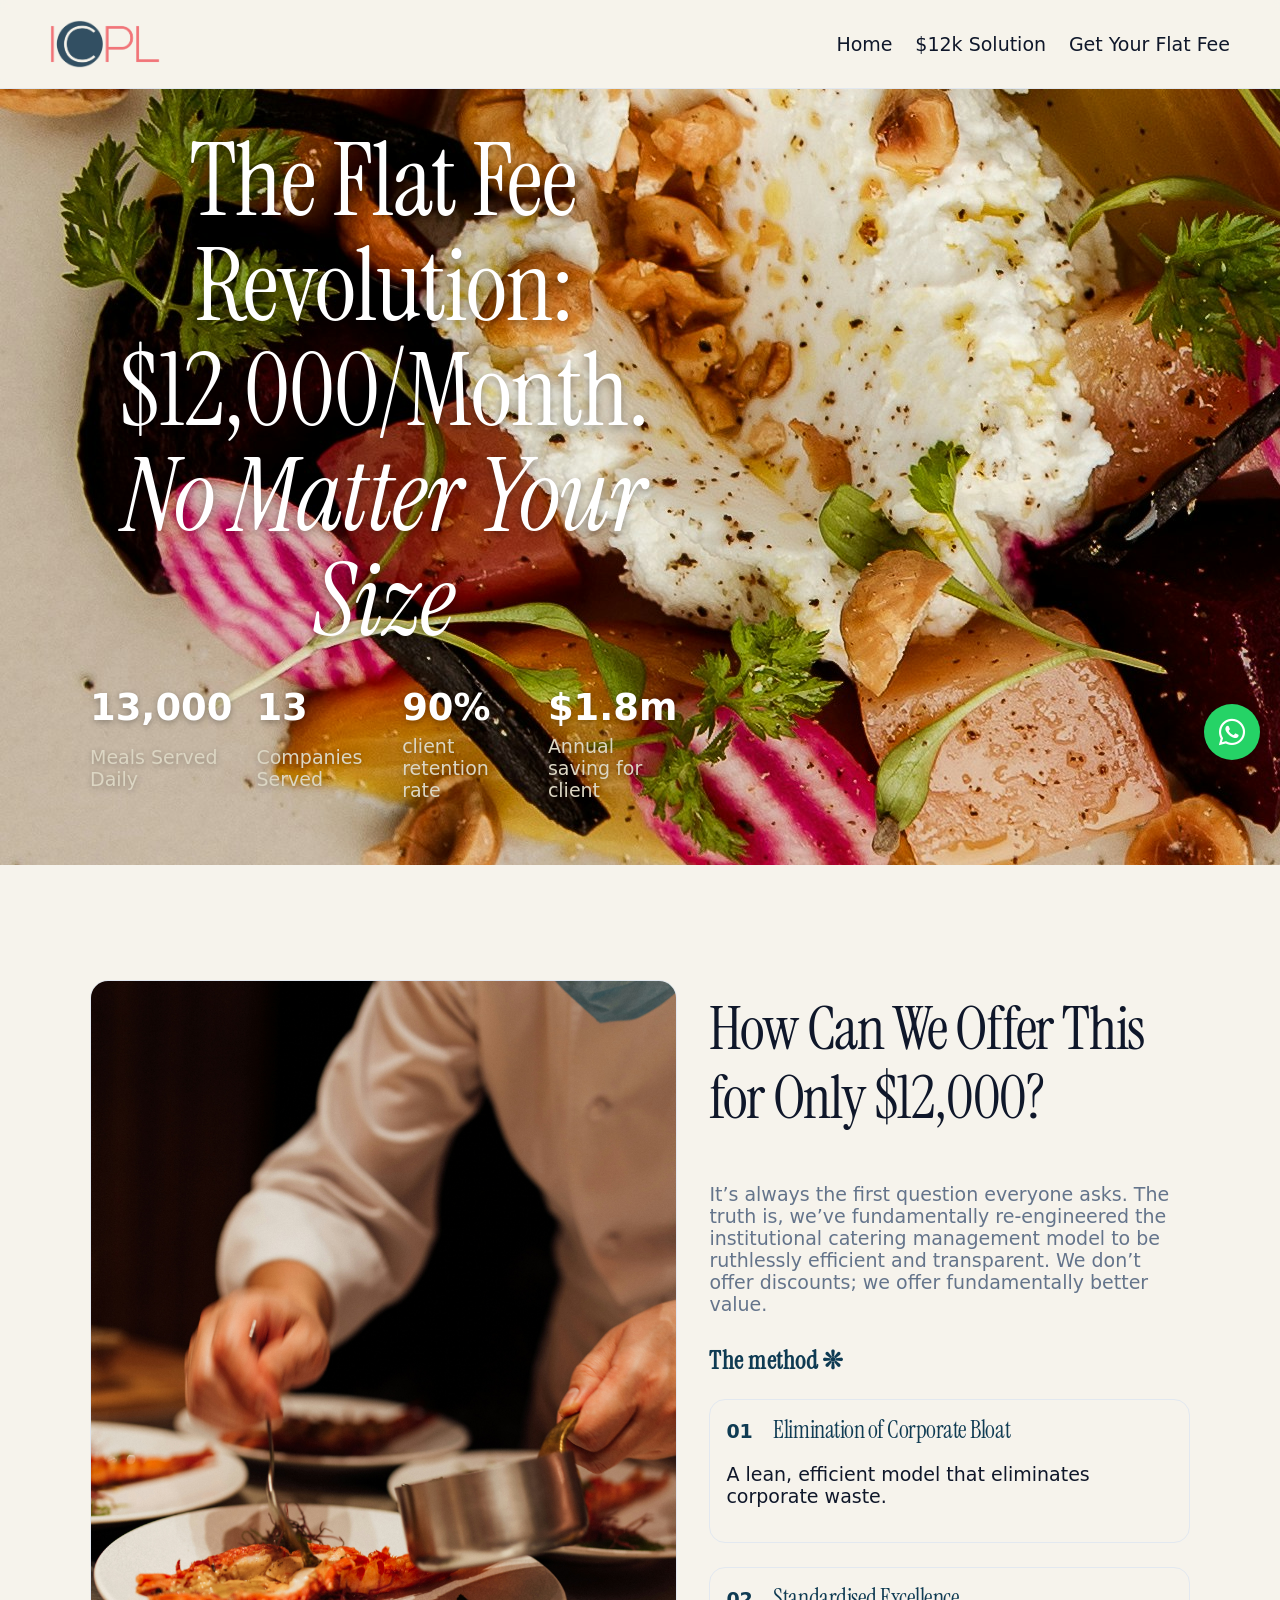
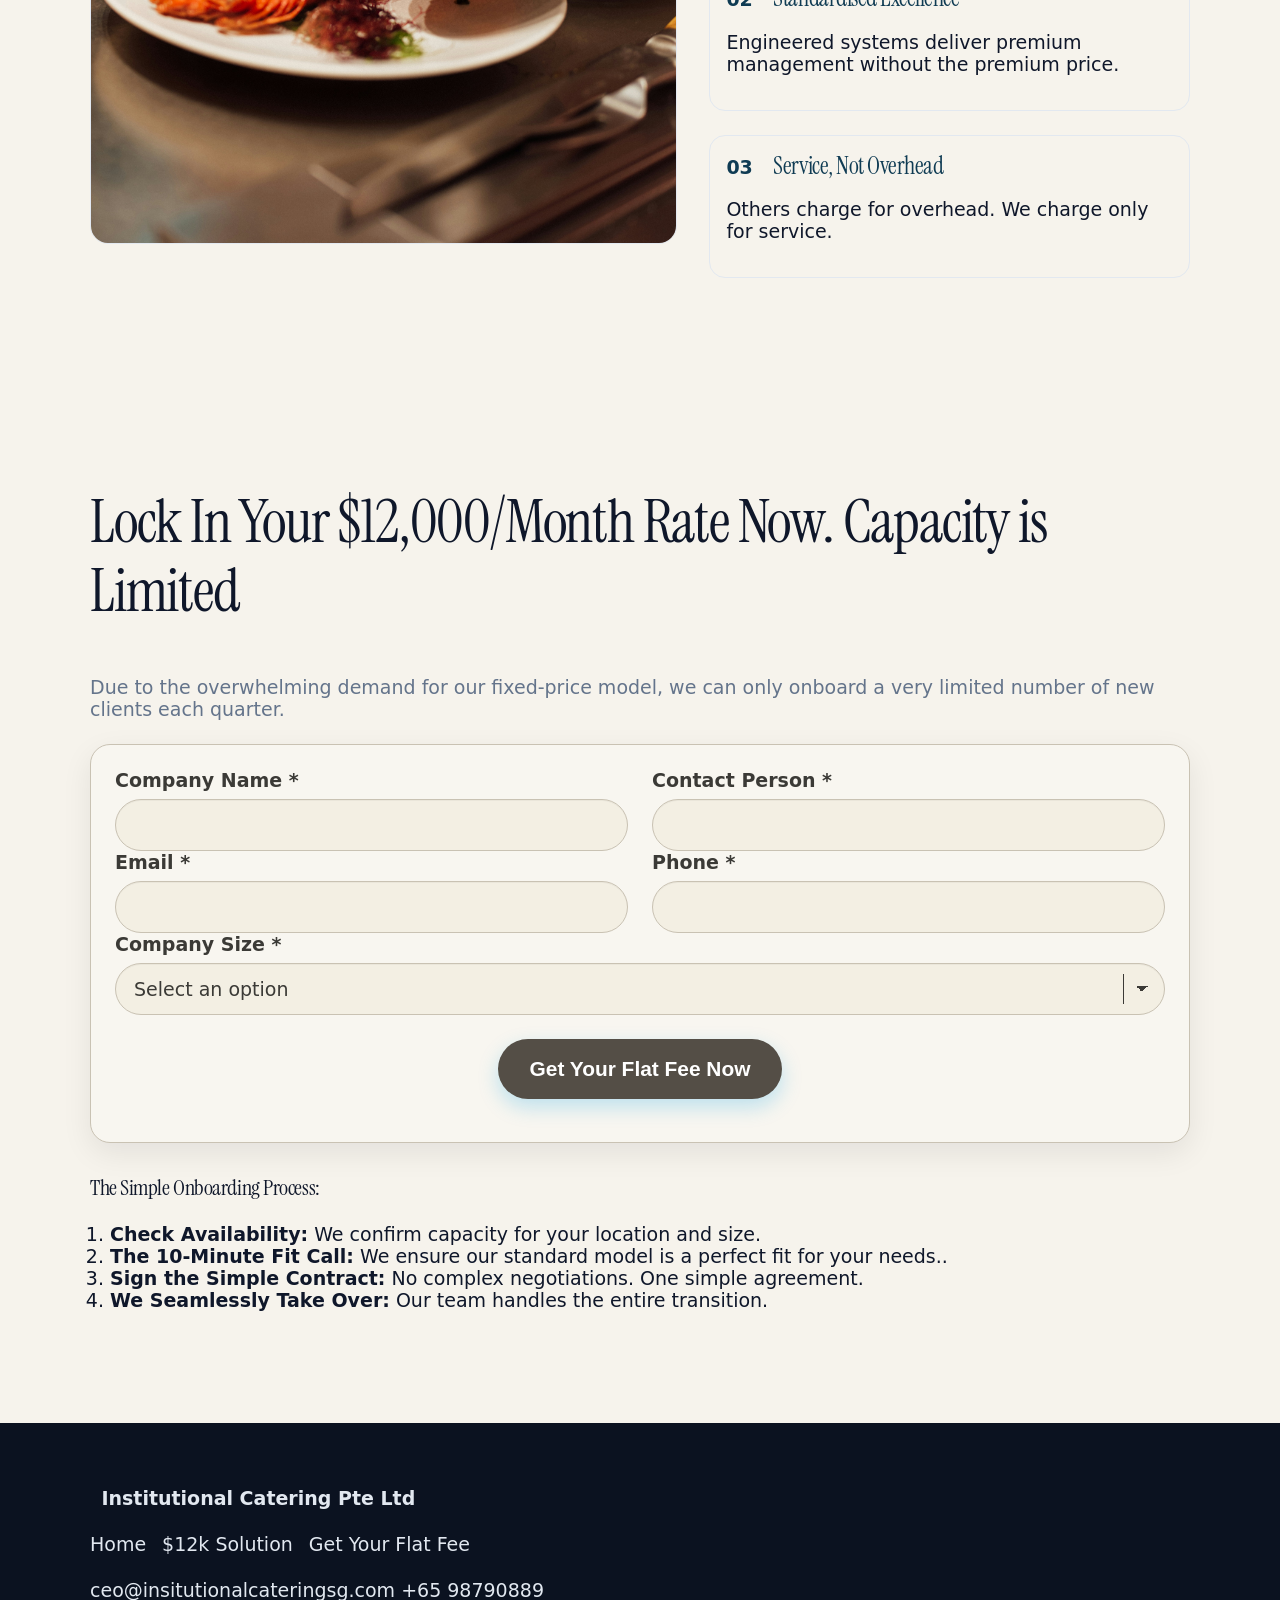
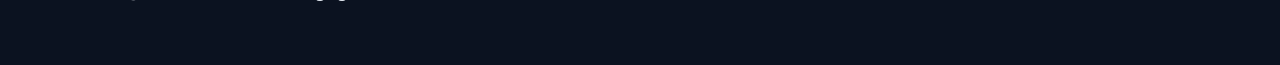
<file: index.html>
<!DOCTYPE html>
<html lang="en">
<head>
  <meta charset="utf-8" />
  <meta name="viewport" content="width=device-width, initial-scale=1" />
  <title>Institutional Catering Management | Fixed $12,000 a month</title>
  <meta name="description" content="We manage your staff cafeteria for one flat fee of $12,000/month. No hidden costs.">
  <link rel="preconnect" href="https://fonts.googleapis.com">
  <link rel="preconnect" href="https://fonts.gstatic.com" crossorigin>
  <link href="https://fonts.googleapis.com/css2?family=Almarai:wght@300;400;700;800&family=Instrument+Serif:ital@0;1&display=swap" rel="stylesheet">
  <link rel="stylesheet" href="./styles.css" />
  <link rel="stylesheet" href="https://cdnjs.cloudflare.com/ajax/libs/font-awesome/6.4.0/css/all.min.css" integrity="..." crossorigin="anonymous">

</head>

<!-- Floating WhatsApp button -->
<a
  class="whatsapp-float"
  href="https://wa.me/6598790889?text=Hi%20there%2C%20I%E2%80%99d%20like%20a%20quote."
  target="_blank" rel="noopener"
  aria-label="Chat with us on WhatsApp">
  <i class="fab fa-whatsapp"></i>
</a>

<body>
  <!-- ===== Header ===== -->
  <header class="site-header">
    <div class="container nav">
      <a class="brand" href="#home" aria-label="Home">
        <img src="images/ICPL Inverted Color.png" alt="Institutional Catering Pte Ltd Logo" class="logo">
      </a>
      <nav aria-label="Primary">
        <ul class="nav-list">
          <li><a href="#home">Home</a></li>
          <li><a href="#solution">$12k Solution</a></li>
          <li><a href="#quote">Get Your Flat Fee</a></li>
        </ul>
        <button id="hamburger" class="hamburger" aria-expanded="false" aria-controls="mobile-menu" aria-label="Open menu">
          <span></span><span></span><span></span>
        </button>
      </nav>
    </div>
    <div id="mobile-menu" class="mobile-menu" role="region" aria-label="Mobile Menu">
      <a href="#home">Home</a>
      <a href="#solution">$12k Solution</a>
      <a class="btn btn-primary" href="#quote">Get Your Flat Fee</a>
    </div>
  </header>

  <main id="home">
    <!-- ===== Hero ===== -->
    <section class="hero section">
      <div class="container hero-grid">
        <div class="hero-copy">
          <h1 class="display">The Flat Fee Revolution: <span class="highlight">$12,000/Month</span>. <span class="highlight" style="font-style: italic;">No Matter Your Size</span></h1>
          <ul class="stats">
            <li>
              <div class="stat-num" data-target="80000">0</div>
              <div class="stat-label">Meals Served Daily</div>
            </li>
            <li>
              <div class="stat-num" data-target="30">0</div>
              <div class="stat-label">Companies Served</div>
            </li>
            <li>
              <div class="stat-num">90%</div>
              <div class="stat-label">client retention rate</div>
            </li>
            <li>
              <div class="stat-num">$1.8m</div>
              <div class="stat-label">Annual saving for client</div>
            </li>
          </ul>
        </div>
        <!-- <div class="hero-media">
          <img src="https://images.unsplash.com/photo-1517248135467-4c7edcad34c4?q=80&w=1600&auto=format&fit=crop" alt="Chef team in institutional kitchen" />
        </div> -->
      </div>
    </section>

    <!-- ===== $12k Solution / How ===== -->
    <section id="solution" class="section how">
      <div class="container two-col">
        <div class="how-media">
          <img src="images/lucas-law-CPc-PzFL9H4-unsplash.jpg" alt="Team working in a staff cafeteria" />
        </div>
        <div class="how-copy">
          <h2>How Can We Offer This for Only $12,000?</h2>
          <p class="lead">
            It’s always the first question everyone asks. The truth is, we’ve fundamentally re-engineered the institutional catering management model to be ruthlessly efficient and transparent.   
            We don’t offer discounts; we offer fundamentally better value.
          </p>
          <h3 class="method-kicker">The method ❊</h3>
          <div class="method">
            <article class="method-item">
              <div class="num">01 <span class="title">Elimination of Corporate Bloat</span>
              </div>
              <p>A lean, efficient model that eliminates corporate waste.</p>
            </article>
            <article class="method-item">
              <div class="num">02 <span class="title">Standardised Excellence</span></div>
              <p>Engineered systems deliver premium management without the premium price.</p>
            </article>
            <article class="method-item">
              <div class="num">03 <span class="title">Service, Not Overhead</span></div>
              <p>Others charge for overhead. We charge only for service.</p>
            </article>
          </div>
        </div>
      </div>
    </section>

    <!-- ===== Lock In Rate / Quote Form ===== -->
    <section id="quote" class="section quote">
      <div class="container">
        <h2>Lock In Your $12,000/Month Rate Now. Capacity is Limited</h2>
        <p class="lead">
          Due to the overwhelming demand for our fixed-price model, we can only onboard a very limited number of new clients each quarter.
        </p>

        <form id="quote-form" novalidate class="card quote-form">
          <div class="grid two">
            <label class="field">
              <span>Company Name *</span>
              <input name="company" required />
            </label>
            <label class="field">
              <span>Contact Person *</span>
              <input name="contact" required />
            </label>
          </div>

          <div class="grid two">
            <label class="field">
              <span>Email *</span>
              <input type="email" name="email" required />
            </label>
            <label class="field">
              <span>Phone *</span>
              <input type="tel" name="phone" required />
            </label>
          </div>

          <label class="field full">
            <span>Company Size *</span>
            <select name="size" required class="select">
              <option value="" selected disabled>Select an option</option>
              <option value="1-100">1–100</option>
              <option value="101-300">101–300</option>
              <option value="300+">Above 300+</option>
            </select>
          </label>

          <button type="submit" class="btn btn-primary">Get Your Flat Fee Now</button>
          <p id="form-status" class="muted" role="status" aria-live="polite"></p>
        </form>

        <div id="success" class="success card" hidden>
          <h3>Your Quote is Secured!</h3>
          <p>Thank you for your interest in a simpler, smarter way to manage your cafeteria. We’ll contact you within 1 business day to discuss your needs and confirm your flat-fee proposal.</p>
          <p><strong>What to expect next:</strong> a brief 10-minute call to confirm details and answer your questions.</p>
        </div>

        <div class="onboarding">
          <h3>The Simple Onboarding Process:</h3>
          <ol>
            <li><strong>Check Availability:</strong> We confirm capacity for your location and size.</li>
            <li><strong>The 10-Minute Fit Call:</strong> We ensure our standard model is a perfect fit for your needs..</li>
            <li><strong>Sign the Simple Contract:</strong> No complex negotiations. One simple agreement.</li>
            <li><strong>We Seamlessly Take Over:</strong> Our team handles the entire transition.</li>
          </ol>
        </div>
      </div>
    </section>
  </main>

  <!-- ===== Footer ===== -->
  <footer class="site-footer">
    <div class="container footer-grid">
      <div class="foot-brand">
        <span class="brand-dot" aria-hidden="true"></span>
        <strong>Institutional Catering Pte Ltd</strong>
      </div>
      <ul class="foot-links">
        <li><a href="#home">Home</a></li>
        <li><a href="#solution">$12k Solution</a></li>
        <li><a href="#quote">Get Your Flat Fee</a></li>
      </ul>
      <div class="foot-contact">
        <a href="mailto:ceo@institutionalcateringsg.com">ceo@insitutionalcateringsg.com</a>
        <a href="https://wa.me/6598790889?text=Hi%20there%2C%20I%E2%80%99d%20like%20a%20quote."
        class="phone-link"
        target="_blank" rel="noopener">
        +65 98790889
      </a>
      </div>
    </div>
  </footer>

  <script src="./main.js"></script>
</body>
</html>
</file>
<file: styles.css>
/* Replica scaffold for institutionalcateringsg.com — HTML/CSS/JS only */
:root{
  --bg:#f6f3ec;
  --ink:#0f172a;
  --muted:#64748b;
  --line:#e2e8f0;
  --brand:#111827;         /* deep ink for headings */
  --accent:#0ea5e9;        /* highlight */
  --accent-700:#0369a1;

  --container:1180px;
  --r:18px;
  --shadow:0 10px 30px rgba(2,8,23,.08);

  --s-4:16px; --s-6:24px; --s-8:32px; --s-10:40px; --s-12:48px;
  --s-16:64px; --s-20:80px; --s-24:96px; --s-28:112px;
}


/* Typography: Almarai for body, Instrument Serif for headings */
html, body{
  font-family: "Almarai", ui-sans-serif, system-ui, -apple-system, Segoe UI, Roboto, Arial, "Noto Sans", "Apple Color Emoji", "Segoe UI Emoji", "Segoe UI Symbol", sans-serif;
  -webkit-font-smoothing: antialiased;
  -moz-osx-font-smoothing: grayscale;
  font-size: 19px; /* bump from default 16px */
}

/* Headings & display text */
:where(h1,h2,h3,h4,h5,h6,.display,.section-title,.kicker,.brand-name, .title){
  font-family: "Instrument Serif", ui-serif, Georgia, Cambria, "Times New Roman", Times, serif;
  font-weight: 400;          /* Instrument Serif is regular-weight; keep headings crisp */
  letter-spacing: -.02em;         /* tighten serif tracking */
  line-height: 1.15;         /* pleasant heading rhythm */
}

/* Optional: make small labels still use Almarai (if you prefer) */
/* .kicker { font-family: "Almarai", ui-sans-serif, system-ui, sans-serif; } */

*{box-sizing:border-box}
html,body{margin:0; padding:0; font-family:Inter,system-ui,Segoe UI,Roboto,Arial,sans-serif; color:var(--ink); background:var(--bg)}
img{max-width:100%; display:block}
a{text-decoration:none; color:inherit}

.container{width:100%; max-width:var(--container); margin-inline:auto; padding:0 var(--s-10)}
.container h2{font-size: 60px}
.section{padding:var(--s-20) 0}
.display{font-size:clamp(2.2rem,8.5vw,64px);line-height:1.05;letter-spacing:-.01em;margin:0 0 var(--s-8);color:#fff;text-align:center;text-shadow:0 3px 8px rgba(0,0,0,.35)}
.lead{color:var(--muted)}
.muted{color:#94a3b8}
.card{border:1px solid var(--line); border-radius:var(--r); background:#fff; box-shadow:var(--shadow); padding:var(--s-6)}
.btn{display:inline-flex; align-items:center; gap:.6rem; padding:.85rem 1.1rem; border-radius:12px; border:1px solid transparent; font-weight:600; transition:.25s ease}
.btn-primary{background:var(--accent); color:#fff; box-shadow:0 8px 20px rgba(14,165,233,.25)}
.btn-primary:hover{background:var(--accent-700)}

/* Header */
.site-header{position:sticky; top:0; z-index:40; background:rgba(246, 243, 236, 0.9); backdrop-filter:saturate(180%) blur(8px); border-bottom:1px solid var(--line)}
.nav{display:flex; align-items:center; justify-content:space-between; padding:20px 0}
.brand{display:flex; align-items:center; gap:.6rem; font-weight:800; margin-right:auto;}
.logo {
  height: 48px;       /* adjust based on your navbar height */
  width: auto;
  display: block;
}


.nav-list{display:none; list-style:none; gap:1.2rem; margin:0; padding:0}
.hamburger{display:inline-flex; width:44px; height:44px; align-items:center; justify-content:center; border:1px solid var(--line); border-radius:12px; background:#fff}
.hamburger span{display:block; width:18px; height:2px; background:var(--ink); margin:2px 0}

/* Mobile menu */
.mobile-menu{display:none; border-top:1px solid var(--line); padding:12px var(--s-6)}
.mobile-menu.open{display:block}
.mobile-menu a{display:block; padding:12px 0}

/* Hero */
.hero{position:relative; overflow:hidden; padding:var(--s-10) 0 var(--s-16); background-image: url('images/edward-howell-vvUy1hWVYEA-unsplash.jpg')}
.hero-grid{display:grid; gap:var(--s-8); align-items:center; }
/* .hero-media{border:1px solid var(--line); border-radius:18px; overflow:hidden; box-shadow:var(--shadow)} */

/* Stats */
.stats{list-style:none; padding:0; margin:0; display:grid; gap:var(--s-6); color: #fff; text-shadow: 0 2px 6px rgba(0,0,0,0.3);    }
.stats li{display:grid; gap:6px}
.stat-num{font-size:clamp(1.6rem,1.4vw + 1rem,2.2rem); font-weight:800}
.stat-label{color: #dcd6c3}
@media(min-width:760px){
  .stats{grid-template-columns:repeat(4,1fr)}
}

/* $12k Solution */
.two-col{display:grid; gap:var(--s-8); align-items:center}
.how-media img{border:1px solid var(--line); border-radius:18px}
.how-media img{height: 800px}
.method-kicker{margin:var(--s-8) 0 var(--s-6); font-size:1.05rem; color:#0f3b53; letter-spacing:.02em}
.method-kicker{font-size: 25px; font-weight: 700}
.method{display:grid; gap:var(--s-6)} 
.method-item{display:inline; gap:8px; padding:var(--s-4); border:1px solid var(--line); border-radius:16px}
.method-item h4{font-size: 25px}
.method-item .num{font-weight:800; color:#0f3b53}
.method-item .num .title{font-weight:500; font-size: var(--s-6); padding: 0 14px}





/* Quote */
.quote .quote-form{margin-top:var(--s-6)}
.grid{display:grid; gap:var(--s-6)}
.grid.two{grid-template-columns:1fr}
.field{display:flex; flex-direction:column; gap:8px}
.field input{border:1px solid var(--line); border-radius:12px; padding:12px 14px; font:inherit}
legend{font-weight:700; margin-bottom:8px}
.sizes{display:flex; flex-wrap:wrap; gap:16px}
.success{margin-top:var(--s-6)}
.onboarding{margin-top:var(--s-8)}
.onboarding ol{margin:0; padding-left:20px}

/* Footer */
.site-footer{background:#0b1220; color:#e2e8f0; padding:var(--s-16) 0; margin-top:var(--s-8)}
.footer-grid{display:grid; gap:var(--s-6)}
.foot-brand{display:flex; align-items:center; gap:.6rem; font-weight:800}
.foot-links{list-style:none; padding:0; margin:0; display:flex; gap:16px; flex-wrap:wrap}
.foot-links a{color:#e2e8f0}
.foot-contact a{color:#e2e8f0}

/* Breakpoints */
@media(min-width:900px){
  .nav-list{display:flex}
  .hamburger{display:none}
  .hero-grid{grid-template-columns:1.1fr .9fr}
  .two-col{grid-template-columns:1.1fr .9fr}
  .grid.two{grid-template-columns:repeat(2,1fr)}
}
@media(min-width:1200px){
  .container{max-width:var(--container)}
}




/* QUOTE — minimal overrides (one-liners) */
.quote .quote-form{background:#F8F6F0;border:1.5px solid #C9C2B3;border-radius:20px;padding:24px;color:#3B3A36}
.quote .quote-form .field span,.quote .quote-form legend{color:#3B3A36;font-weight:600}
.quote .quote-form .grid.two{grid-template-columns:1fr}
@media(min-width:900px){.quote .quote-form .grid.two{grid-template-columns:repeat(2,1fr)}.quote .quote-form .full{grid-column:1/-1}}
.quote .quote-form input{background:#F3EFE3;border:1.5px solid #C9C2B3;border-radius:9999px;padding:14px 18px;font:inherit;color:#3B3A36;box-shadow:inset 0 1px 0 rgba(0,0,0,.04)}
.quote .quote-form input::placeholder{color:#9A9386}
.quote .quote-form input:focus{outline:none;border-color:#B7B09F;box-shadow:0 0 0 3px rgba(183,176,159,.25)}
.quote .quote-form select.select{background:#F3EFE3;border:1.5px solid #C9C2B3;border-radius:9999px;padding:14px 46px 14px 18px;font:inherit;color:#3B3A36;appearance:none;-webkit-appearance:none;-moz-appearance:none;width:100%;box-shadow:inset 0 1px 0 rgba(0,0,0,.04);background-image:linear-gradient(45deg,transparent 50%,#3B3A36 50%),linear-gradient(135deg,#3B3A36 50%,transparent 50%),linear-gradient(#3B3A36,#3B3A36);background-position:calc(100% - 22px) center,calc(100% - 16px) center,calc(100% - 2.1rem) center;background-size:6px 6px,6px 6px,1px 60%;background-repeat:no-repeat}
.quote .quote-form select.select:focus{outline:none;border-color:#B7B09F;box-shadow:0 0 0 3px rgba(183,176,159,.25)}
.quote .quote-form .btn.btn-primary{background:#544E46;border:none;color:#fff;border-radius:9999px;padding:18px 32px;font-size:1.1rem;font-weight:700;display:block;margin:24px auto 0;width:fit-content}
.quote .quote-form .btn.btn-primary:hover{background:#453F38}





/* Floating WhatsApp button */
.whatsapp-float {
  position: fixed;
  right: 20px;
  bottom: 140px; /* move up slightly */
  width: 56px;
  height: 56px;
  background: #25D366; /* WhatsApp green */
  color: #fff;
  border-radius: 50%;
  display: grid;
  place-items: center;
  box-shadow: 0 10px 25px rgba(0,0,0,.2);
  z-index: 9999;
  font-size: 30px;
  text-decoration: none;
  transition: transform .15s ease, box-shadow .15s ease;
}

.whatsapp-float:hover {
  transform: translateY(-2px);
  box-shadow: 0 12px 28px rgba(0,0,0,.24);
}

.whatsapp-float:focus {
  outline: 3px solid #0ea5e9;
  outline-offset: 3px;
}

@media (max-width: 640px) {
  .whatsapp-float {
    right: 14px;
    bottom: 50px;
    width: 52px;
    height: 52px;
    font-size: 28px;
  }
}


/* ===== Responsive hardening (append at end) ===== */

/* 1) Fluid typography / logo so headings never blow up layout */
.logo{height:clamp(28px,6vw,48px)}
.display{font-size:clamp(2rem,8.5vw,100px);line-height:1.05;word-break:break-word;hyphens:auto}
.container h2{font-size:clamp(1.75rem,5.5vw,60px)}
.method-item h4{font-size:clamp(1.1rem,4.2vw,25px)}

/* 2) Grids that collapse gracefully (no overflow at mid-widths) */
@media (max-width:1100px){
  .two-col{grid-template-columns:1fr}
  .hero-grid{grid-template-columns:1fr}
}

/* 3) Kill fixed heights on media; let images scale naturally */
.how-media img{width:100%;height:auto;max-height:none;object-fit:cover}

/* 4) Safer spacing on small screens */
@media (max-width:600px){
  .container{padding:0 16px}
  .section{padding:40px 0}
  .stats{grid-template-columns:repeat(2,1fr)}
}

/* 5) Form controls: full width + no horizontal creep */
.quote .quote-form .grid.two{grid-template-columns:1fr}
@media (min-width:900px){ .quote .quote-form .grid.two{grid-template-columns:repeat(2,1fr)} }
.field input,.quote .quote-form select.select{width:100%;max-width:100%}

/* 6) Prevent tiny 1–2px sideways scroll from custom arrows, long words, etc. */
html,body{overflow-x:hidden}

/* 7) Floating WhatsApp won’t clash with mobile UI bars */
@media (max-width:640px){
  .whatsapp-float{bottom:90px;right:14px}
}

/* 8) Header nav: keep layout stable at breakpoints */
@media (max-width:900px){
  .nav-list{display:none}
  .hamburger{display:inline-flex}
}
@media (min-width:901px){
  .nav-list{display:flex}
  .hamburger{display:none}
}


/* --- mobile hardening (append at end) --- */
@media(max-width:640px){
  .container{padding:0 16px}
  .section{padding:40px 0}
  .stats{grid-template-columns:repeat(2,1fr);gap:16px}
  .stat-label{font-size:.95rem}
  .how-media img{height:auto!important;max-height:none;object-fit:cover}
  .whatsapp-float{bottom:100px} /* keep FAB off the stats area */
  .hero{background-position:center 20%}
}
</file>
